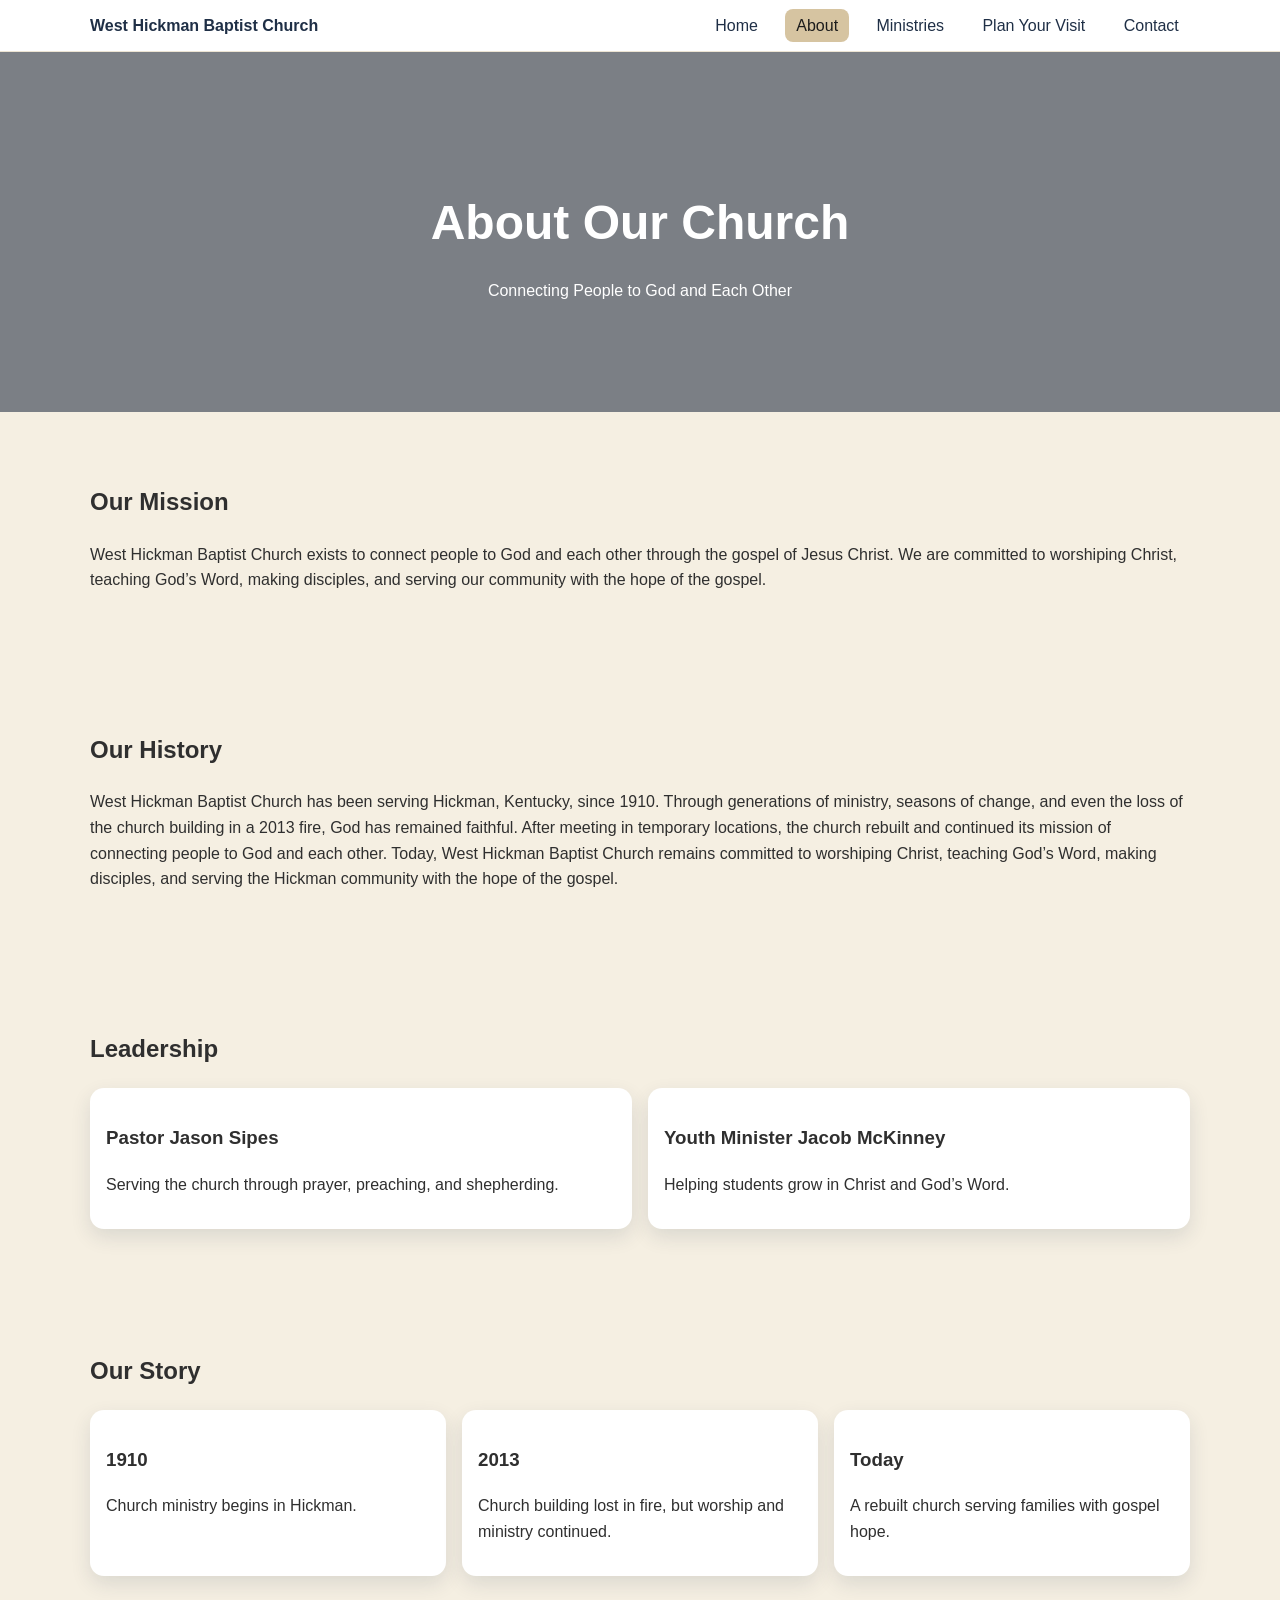
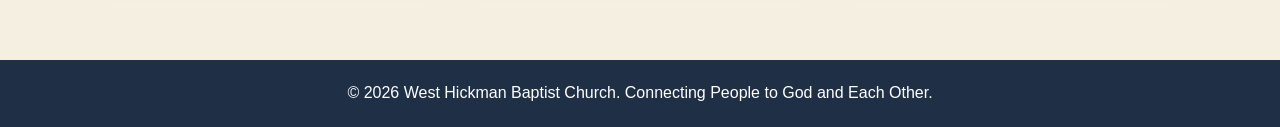
<file: about.html>
<!DOCTYPE html><html lang="en"><head><meta charset="UTF-8" /><meta name="viewport" content="width=device-width, initial-scale=1.0" /><title>About | West Hickman Baptist Church</title><meta name="description" content="Learn about the mission, history, and leadership of West Hickman Baptist Church." /><link rel="stylesheet" href="styles.css" /></head><body><header class="site-header"><div class="container nav-wrap"><a class="logo" href="index.html">West Hickman Baptist Church</a><button class="menu-toggle" aria-label="Toggle menu" aria-expanded="false">Menu</button><nav><ul class="nav-menu"><li><a href="index.html">Home</a></li><li><a class="active" href="about.html">About</a></li><li><a href="ministries.html">Ministries</a></li><li><a href="visit.html">Plan Your Visit</a></li><li><a href="contact.html">Contact</a></li></ul></nav></div></header><main><section class="hero page-hero" style="background-image:url('https://images.unsplash.com/photo-1504052434569-70ad5836ab65?auto=format&fit=crop&w=1600&q=80');"><div class="hero-content container"><h1>About Our Church</h1><p>Connecting People to God and Each Other</p></div></section><section class="container"><h2>Our Mission</h2><p>West Hickman Baptist Church exists to connect people to God and each other through the gospel of Jesus Christ. We are committed to worshiping Christ, teaching God’s Word, making disciples, and serving our community with the hope of the gospel.</p></section><section class="container"><h2>Our History</h2><p>West Hickman Baptist Church has been serving Hickman, Kentucky, since 1910. Through generations of ministry, seasons of change, and even the loss of the church building in a 2013 fire, God has remained faithful. After meeting in temporary locations, the church rebuilt and continued its mission of connecting people to God and each other. Today, West Hickman Baptist Church remains committed to worshiping Christ, teaching God’s Word, making disciples, and serving the Hickman community with the hope of the gospel.</p></section><section class="container"><h2>Leadership</h2><div class="card-grid"><article class="card"><h3>Pastor Jason Sipes</h3><p>Serving the church through prayer, preaching, and shepherding.</p></article><article class="card"><h3>Youth Minister Jacob McKinney</h3><p>Helping students grow in Christ and God’s Word.</p></article></div></section><section class="container"><h2>Our Story</h2><div class="card-grid"><article class="card"><h3>1910</h3><p>Church ministry begins in Hickman.</p></article><article class="card"><h3>2013</h3><p>Church building lost in fire, but worship and ministry continued.</p></article><article class="card"><h3>Today</h3><p>A rebuilt church serving families with gospel hope.</p></article></div></section></main><footer class="site-footer"><div class="container">© 2026 West Hickman Baptist Church. Connecting People to God and Each Other.</div></footer><script src="script.js"></script></body></html>
</file>
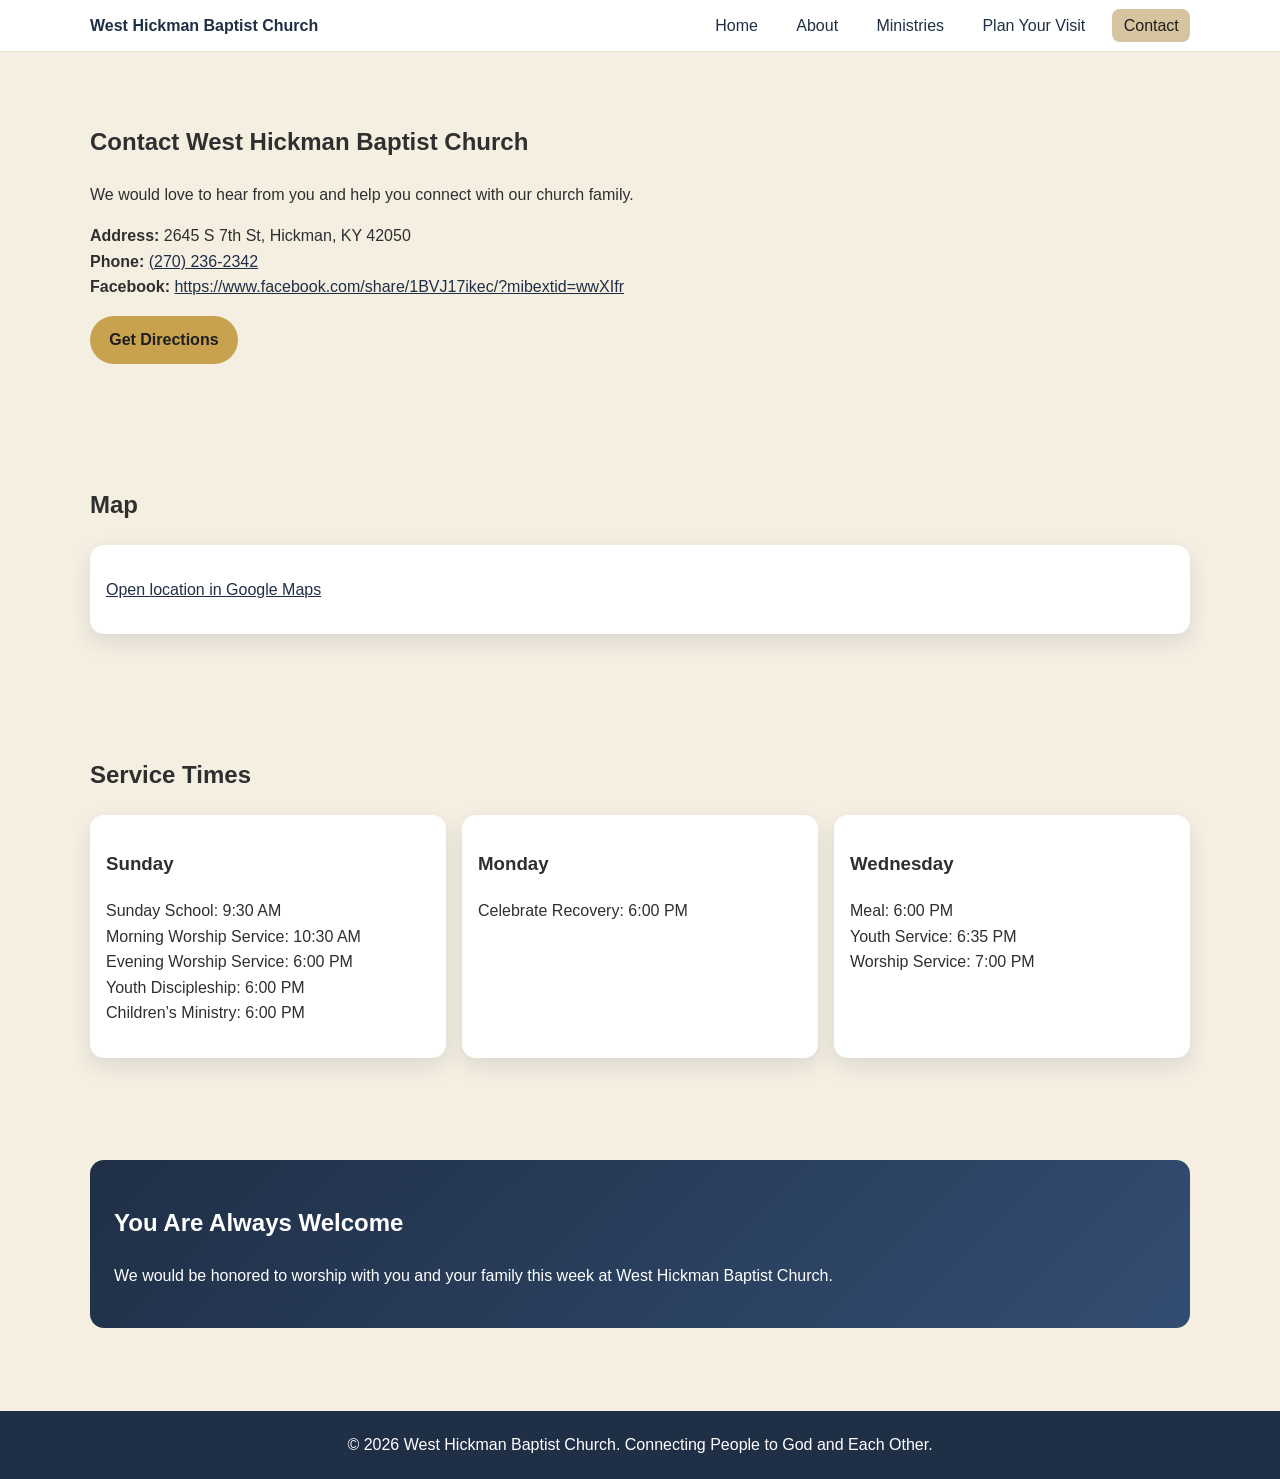
<file: contact.html>
<!DOCTYPE html><html lang="en"><head><meta charset="UTF-8" /><meta name="viewport" content="width=device-width, initial-scale=1.0" /><title>Contact | West Hickman Baptist Church</title><meta name="description" content="Contact West Hickman Baptist Church for directions, service times, and church information." /><link rel="stylesheet" href="styles.css" /></head><body><header class="site-header"><div class="container nav-wrap"><a class="logo" href="index.html">West Hickman Baptist Church</a><button class="menu-toggle" aria-label="Toggle menu" aria-expanded="false">Menu</button><nav><ul class="nav-menu"><li><a href="index.html">Home</a></li><li><a href="about.html">About</a></li><li><a href="ministries.html">Ministries</a></li><li><a href="visit.html">Plan Your Visit</a></li><li><a class="active" href="contact.html">Contact</a></li></ul></nav></div></header><main><section class="container"><h1>Contact West Hickman Baptist Church</h1><p>We would love to hear from you and help you connect with our church family.</p><p><strong>Address:</strong> 2645 S 7th St, Hickman, KY 42050<br><strong>Phone:</strong> <a href="tel:+12702362342">(270) 236-2342</a><br><strong>Facebook:</strong> <a href="https://www.facebook.com/share/1BVJ17ikec/?mibextid=wwXIfr" target="_blank" rel="noopener">https://www.facebook.com/share/1BVJ17ikec/?mibextid=wwXIfr</a></p><div class="btn-row" style="justify-content:flex-start;"><a class="btn" href="https://www.google.com/maps/search/?api=1&query=2645+S+7th+St+Hickman+KY+42050" target="_blank" rel="noopener">Get Directions</a></div></section><section class="container"><h2>Map</h2><div class="card"><!-- Replace this map placeholder with an embedded map if desired --><p><a href="https://www.google.com/maps/search/?api=1&query=2645+S+7th+St+Hickman+KY+42050" target="_blank" rel="noopener">Open location in Google Maps</a></p></div></section><section class="container" id="service-times"><h2>Service Times</h2><div class="card-grid"><article class="card"><h3>Sunday</h3><p>Sunday School: 9:30 AM<br>Morning Worship Service: 10:30 AM<br>Evening Worship Service: 6:00 PM<br>Youth Discipleship: 6:00 PM<br>Children’s Ministry: 6:00 PM</p></article><article class="card"><h3>Monday</h3><p>Celebrate Recovery: 6:00 PM</p></article><article class="card"><h3>Wednesday</h3><p>Meal: 6:00 PM<br>Youth Service: 6:35 PM<br>Worship Service: 7:00 PM</p></article></div></section><section class="container"><div class="callout"><h2>You Are Always Welcome</h2><p>We would be honored to worship with you and your family this week at West Hickman Baptist Church.</p></div></section></main><footer class="site-footer"><div class="container">© 2026 West Hickman Baptist Church. Connecting People to God and Each Other.</div></footer><script src="script.js"></script></body></html>
</file>
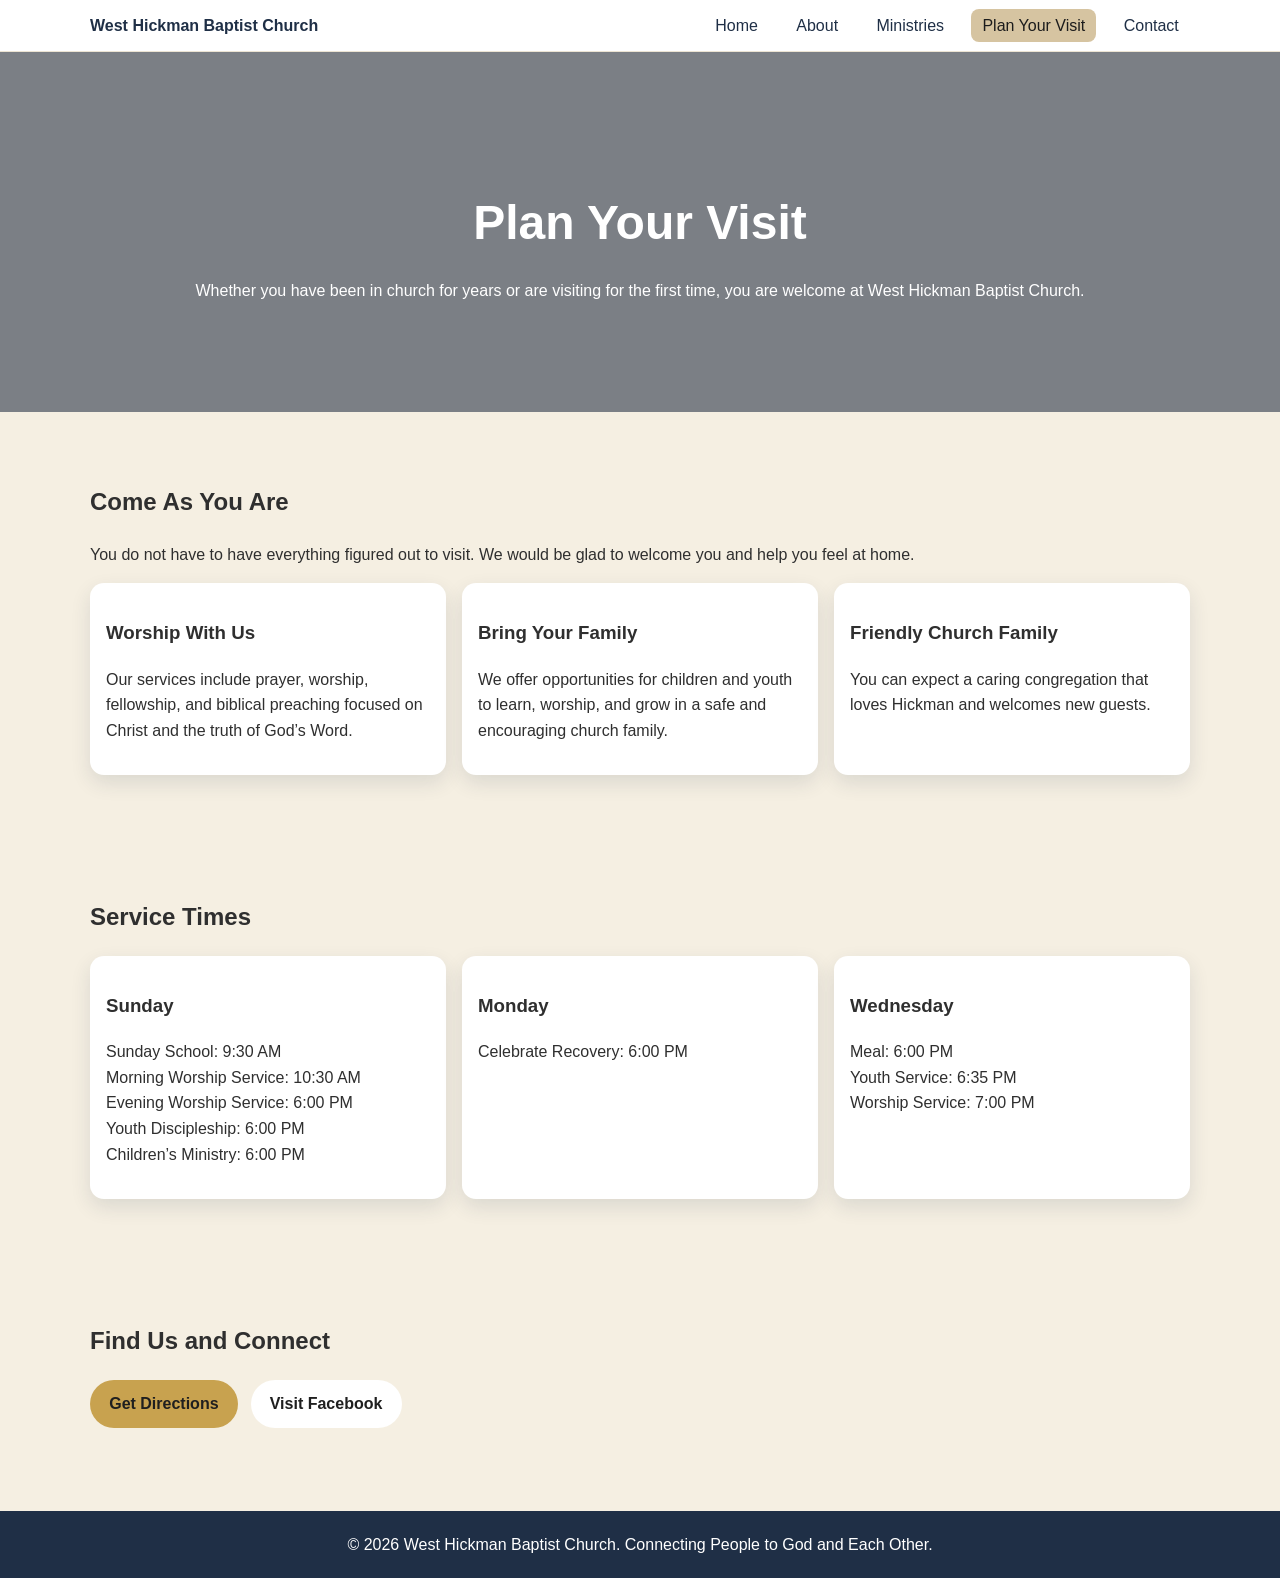
<file: visit.html>
<!DOCTYPE html><html lang="en"><head><meta charset="UTF-8" /><meta name="viewport" content="width=device-width, initial-scale=1.0" /><title>Plan Your Visit | West Hickman Baptist Church</title><meta name="description" content="Plan your visit to West Hickman Baptist Church and learn what to expect each week." /><link rel="stylesheet" href="styles.css" /></head><body><header class="site-header"><div class="container nav-wrap"><a class="logo" href="index.html">West Hickman Baptist Church</a><button class="menu-toggle" aria-label="Toggle menu" aria-expanded="false">Menu</button><nav><ul class="nav-menu"><li><a href="index.html">Home</a></li><li><a href="about.html">About</a></li><li><a href="ministries.html">Ministries</a></li><li><a class="active" href="visit.html">Plan Your Visit</a></li><li><a href="contact.html">Contact</a></li></ul></nav></div></header><main><section class="hero page-hero" style="background-image:url('https://images.unsplash.com/photo-1490730141103-6cac27aaab94?auto=format&fit=crop&w=1600&q=80');"><div class="hero-content container"><h1>Plan Your Visit</h1><p>Whether you have been in church for years or are visiting for the first time, you are welcome at West Hickman Baptist Church.</p></div></section><section class="container"><h2>Come As You Are</h2><p>You do not have to have everything figured out to visit. We would be glad to welcome you and help you feel at home.</p><div class="card-grid"><article class="card"><h3>Worship With Us</h3><p>Our services include prayer, worship, fellowship, and biblical preaching focused on Christ and the truth of God’s Word.</p></article><article class="card"><h3>Bring Your Family</h3><p>We offer opportunities for children and youth to learn, worship, and grow in a safe and encouraging church family.</p></article><article class="card"><h3>Friendly Church Family</h3><p>You can expect a caring congregation that loves Hickman and welcomes new guests.</p></article></div></section><section class="container"><h2>Service Times</h2><div class="card-grid"><article class="card"><h3>Sunday</h3><p>Sunday School: 9:30 AM<br>Morning Worship Service: 10:30 AM<br>Evening Worship Service: 6:00 PM<br>Youth Discipleship: 6:00 PM<br>Children’s Ministry: 6:00 PM</p></article><article class="card"><h3>Monday</h3><p>Celebrate Recovery: 6:00 PM</p></article><article class="card"><h3>Wednesday</h3><p>Meal: 6:00 PM<br>Youth Service: 6:35 PM<br>Worship Service: 7:00 PM</p></article></div></section><section class="container"><h2>Find Us and Connect</h2><div class="btn-row" style="justify-content:flex-start;"><a class="btn" href="https://www.google.com/maps/search/?api=1&query=2645+S+7th+St+Hickman+KY+42050" target="_blank" rel="noopener">Get Directions</a><a class="btn alt" href="https://www.facebook.com/share/1BVJ17ikec/?mibextid=wwXIfr" target="_blank" rel="noopener">Visit Facebook</a></div></section></main><footer class="site-footer"><div class="container">© 2026 West Hickman Baptist Church. Connecting People to God and Each Other.</div></footer><script src="script.js"></script></body></html>
</file>
<file: styles.css>
:root {
  --navy: #1f2f46;
  --cream: #f5efe2;
  --tan: #d6c4a1;
  --white: #ffffff;
  --gold: #c8a24f;
  --text: #2f2f2f;
  --shadow: 0 8px 20px rgba(31, 47, 70, 0.12);
  --radius: 14px;
}

* { box-sizing: border-box; }

body {
  margin: 0;
  font-family: "Segoe UI", Tahoma, Geneva, Verdana, sans-serif;
  color: var(--text);
  background: var(--cream);
  line-height: 1.6;
}

a { color: var(--navy); }

img {
  max-width: 100%;
  display: block;
  border-radius: var(--radius);
}

.container {
  width: min(1100px, 92%);
  margin: 0 auto;
}

.site-header {
  background: var(--white);
  border-bottom: 1px solid #ece4d3;
  position: sticky;
  top: 0;
  z-index: 1000;
}

.nav-wrap {
  display: flex;
  justify-content: space-between;
  align-items: center;
  padding: 0.8rem 0;
}

.logo {
  font-weight: 700;
  color: var(--navy);
  text-decoration: none;
}

.nav-menu {
  display: flex;
  gap: 1rem;
  list-style: none;
  padding: 0;
  margin: 0;
}

.nav-menu a {
  text-decoration: none;
  padding: 0.5rem 0.7rem;
  border-radius: 8px;
}

.nav-menu a:hover,
.nav-menu a:focus,
.nav-menu a.active {
  background: var(--tan);
  color: #1c1c1c;
  outline: none;
}

.menu-toggle {
  display: none;
  background: var(--navy);
  color: var(--white);
  border: 0;
  border-radius: 8px;
  padding: 0.5rem 0.75rem;
}

.hero {
  min-height: 65vh;
  display: grid;
  place-items: center;
  text-align: center;
  color: var(--white);
  background-size: cover;
  background-position: center;
  position: relative;
}
.hero::before {
  content: "";
  position: absolute;
  inset: 0;
  background: rgba(24, 37, 58, 0.55);
}
.hero-content { position: relative; padding: 2rem; }
.hero h1 { font-size: clamp(1.9rem, 4vw, 3rem); margin-bottom: 0.5rem; }

.btn-row { display: flex; gap: 0.8rem; justify-content: center; flex-wrap: wrap; margin-top: 1rem; }
.btn {
  display: inline-block;
  background: var(--gold);
  color: #1f1f1f;
  text-decoration: none;
  border-radius: 999px;
  padding: 0.7rem 1.2rem;
  font-weight: 600;
}
.btn.alt { background: var(--white); }
.btn:focus { outline: 2px solid var(--navy); outline-offset: 2px; }

section { padding: 3.2rem 0; }

.card-grid {
  display: grid;
  grid-template-columns: repeat(auto-fit, minmax(220px, 1fr));
  gap: 1rem;
}

.card {
  background: var(--white);
  padding: 1rem;
  border-radius: var(--radius);
  box-shadow: var(--shadow);
}

.image-grid {
  display: grid;
  grid-template-columns: repeat(auto-fit, minmax(220px, 1fr));
  gap: 1rem;
}

.callout {
  background: linear-gradient(135deg, var(--navy), #334d72);
  color: var(--white);
  border-radius: var(--radius);
  padding: 1.5rem;
}

.site-footer {
  background: var(--navy);
  color: var(--white);
  text-align: center;
  padding: 1.3rem 0;
  margin-top: 2rem;
}

.page-hero {
  min-height: 40vh;
}

@media (max-width: 768px) {
  .menu-toggle { display: inline-block; }
  .nav-menu {
    position: absolute;
    right: 4%;
    top: 64px;
    background: var(--white);
    border: 1px solid #eee;
    border-radius: 12px;
    box-shadow: var(--shadow);
    flex-direction: column;
    min-width: 220px;
    padding: 0.7rem;
    display: none;
  }
  .nav-menu.open { display: flex; }
}
</file>
